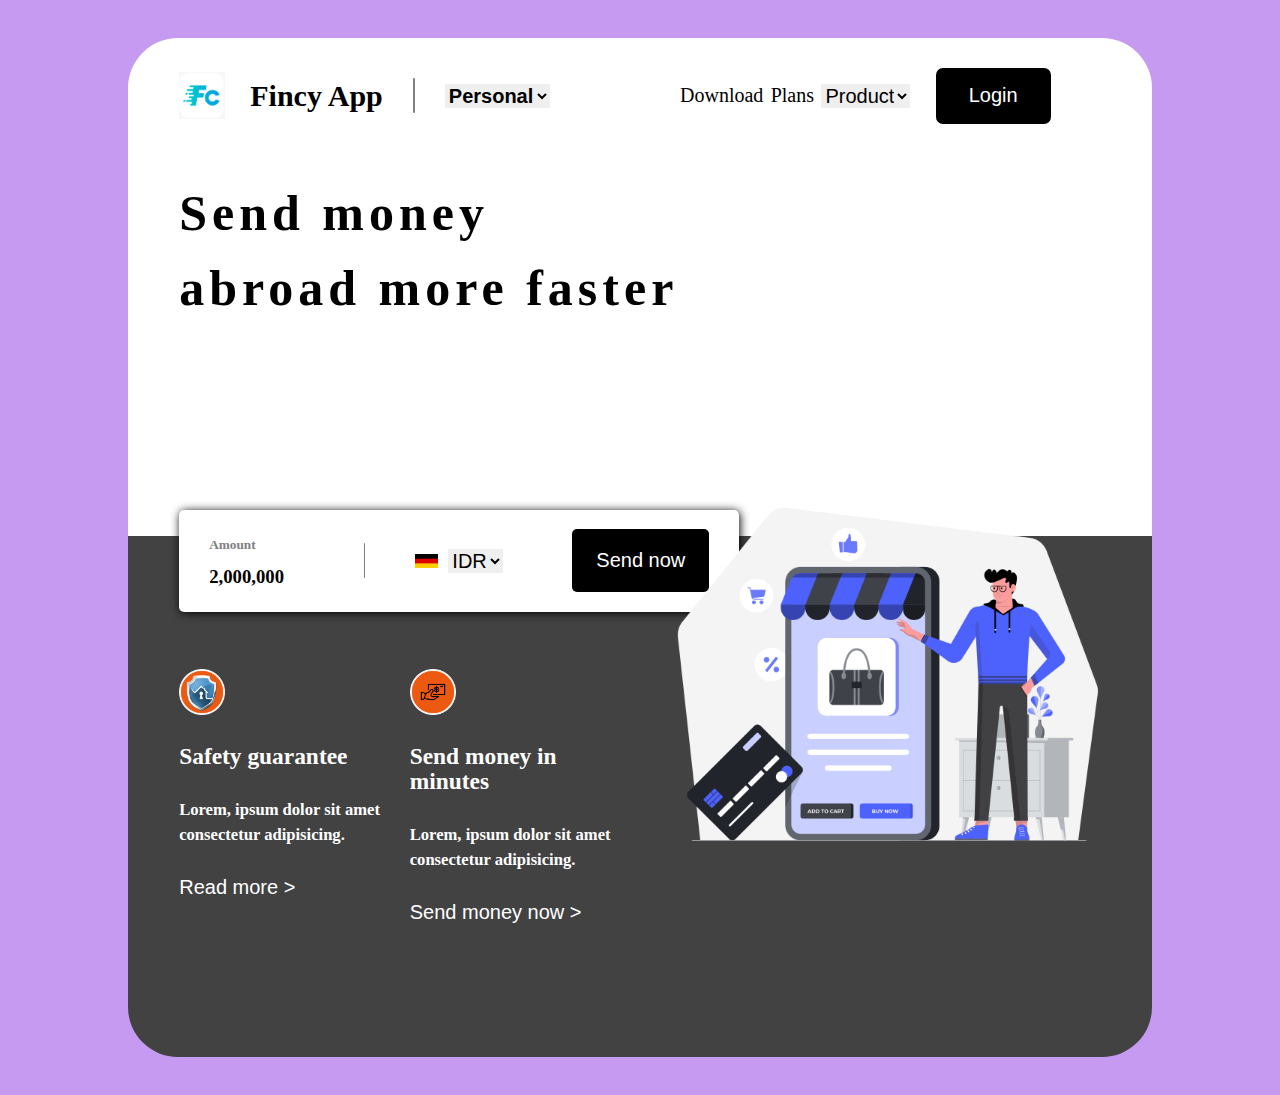
<file: index.html>
<!DOCTYPE html>
<html lang="en">
<head>
    <meta charset="UTF-8">
    <meta http-equiv="X-UA-Compatible" content="IE=edge">
    <meta name="viewport" content="width=device-width, initial-scale=1.0">
    <link rel="stylesheet" href="Css/Fincy App.css">
    <title>Fincy App</title>
</head>
<body>
    <div class="container">
        <header>
            
        <span>
            <img src="Images/fincy_logo.png" alt="" id="logo_head">
            <h3>Fincy App</h3>
            <div class="bar"></div>
            <select name="" id="head_list">
                <option value="0" class="list">Personal</option>
            </select>
        </span>

        <div class="menu">
            <ul>
                <li><a href="">Download</a></li>
                <li><a href="">Plans</a></li>
                <select name="" id="menu_list">
                    <option value="0">Product</option>
                </select>
            </ul>

            
            <button>Login</button>
        </div>

        </header>
        
        <div class="title">
            <h1>Send money <br> abroad more faster</h1>
            <div class="data">
                <div>
                    <h5>Amount <br>
                        <h3>2,000,000</h3>
                    </h5>
                </div>
                <div class="bar1"></div>
                <div class="selection">
                    <img src="Images/flag-400.png" alt="" id="flag">
                    <select name="" id="idr">
                        <option value="0">IDR</option>
                    </select>
                </div>
                <button>Send now</button>
            </div>
        </div>
    </div>

    
    <div class="foot">
        <div class="paragraph">
            <div class="firstP">
                <img src="Images/safe.png" alt="" id="logo_p">
                <h3>Safety guarantee</h3>
                <h5>Lorem, ipsum dolor sit amet <br>  consectetur adipisicing.</h5>
                <button>Read more ></button>
            </div>
            <div class="firstP">
                <img src="Images/money.png" alt="" id="logo_p">
                <h3>Send money in minutes</h3>
                <h5>Lorem, ipsum dolor sit amet <br>  consectetur adipisicing.</h5>
                <button>Send money now ></button>
            </div>
        </div>
        <div class="image">
            <div class="need">
                <img src="Images/Online shopping.png" alt="" id="img1">
            </div>
        </div>
    </div>
</body>
</html>
</file>
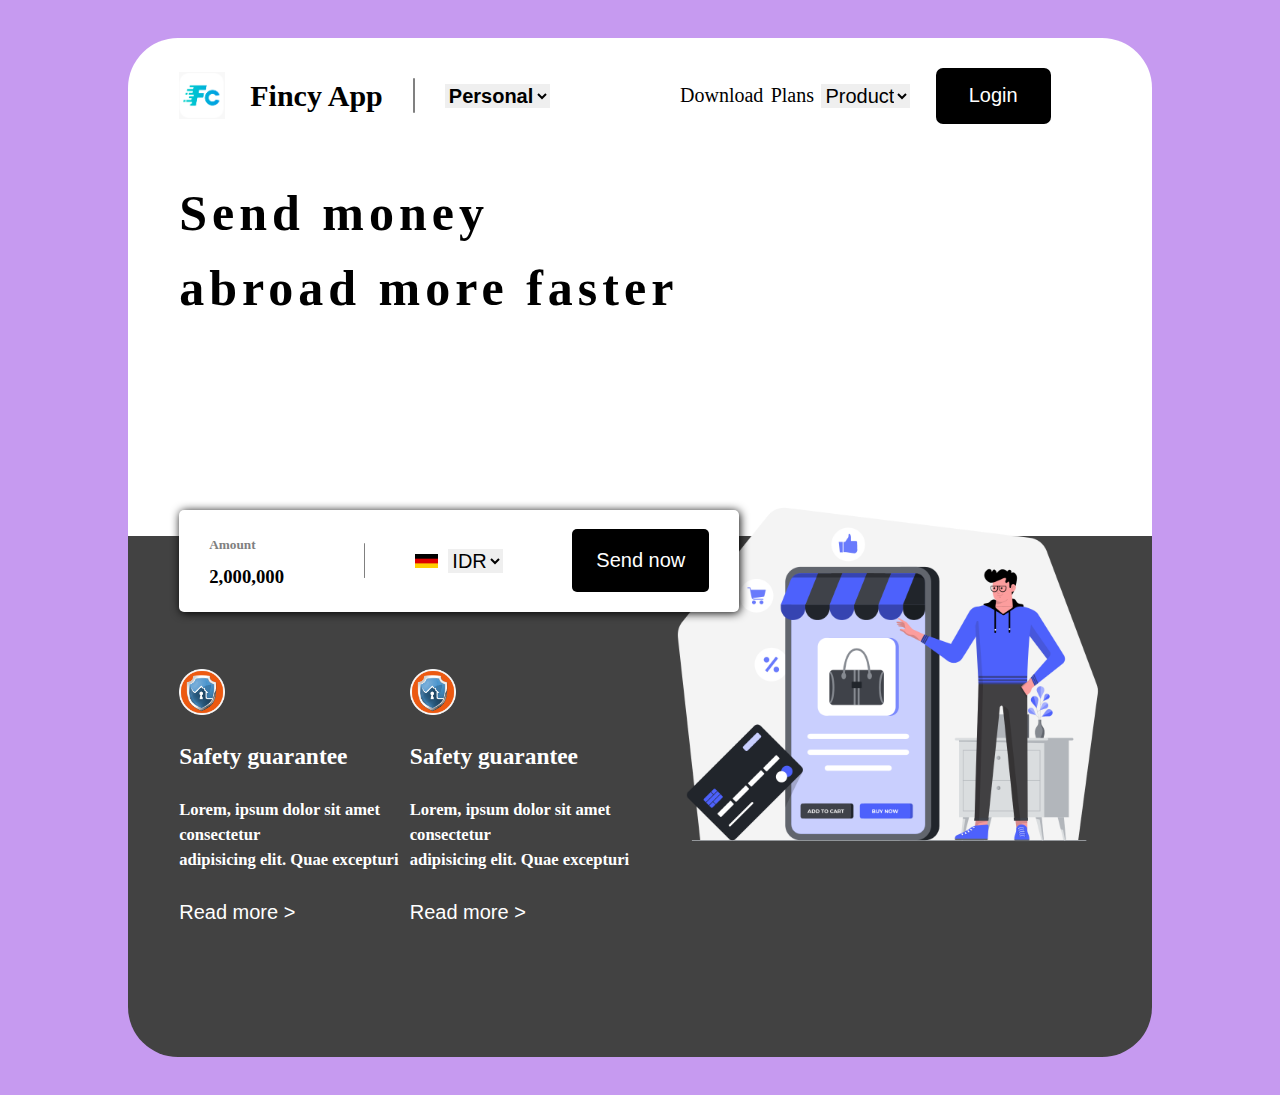
<file: Fincy App.html>
<!DOCTYPE html>
<html lang="en">
<head>
    <meta charset="UTF-8">
    <meta http-equiv="X-UA-Compatible" content="IE=edge">
    <meta name="viewport" content="width=device-width, initial-scale=1.0">
    <link rel="stylesheet" href="Css/Fincy App.css">
    <title>Fincy App</title>
</head>
<body>
    <div class="container">
        <header>
            
        <span>
            <img src="Images/fincy_logo.png" alt="" id="logo_head">
            <h3>Fincy App</h3>
            <div class="bar"></div>
            <select name="" id="head_list">
                <option value="0" class="list">Personal</option>
            </select>
        </span>

        <div class="menu">
            <ul>
                <li><a href="">Download</a></li>
                <li><a href="">Plans</a></li>
                <select name="" id="menu_list">
                    <option value="0">Product</option>
                </select>
            </ul>

            
            <button>Login</button>
        </div>

        </header>
        
        <div class="title">
            <h1>Send money <br> abroad more faster</h1>
            <div class="data">
                <div>
                    <h5>Amount <br>
                        <h3>2,000,000</h3>
                    </h5>
                </div>
                <div class="bar1"></div>
                <div class="selection">
                    <img src="Images/flag-400.png" alt="" id="flag">
                    <select name="" id="idr">
                        <option value="0">IDR</option>
                    </select>
                </div>
                <button>Send now</button>
            </div>
        </div>
    </div>

    
    <div class="foot">
        <div class="paragraph">
            <div class="firstP">
                <img src="Images/safe.png" alt="" id="logo_p">
                <h3>Safety guarantee</h3>
                <h5>Lorem, ipsum dolor sit amet consectetur <br> adipisicing elit. Quae excepturi</h5>
                <button>Read more ></button>
            </div>
            <div class="firstP">
                <img src="Images/safe.png" alt="" id="logo_p">
                <h3>Safety guarantee</h3>
                <h5>Lorem, ipsum dolor sit amet consectetur <br> adipisicing elit. Quae excepturi</h5>
                <button>Read more ></button>
            </div>
        </div>
        <div class="image">
            <img src="Images/Online shopping.png" alt="" id="img1">
        </div>
    </div>
</body>
</html>
</file>
<file: Css/Fincy App.css>
body {
    margin: 3% 10%;
    background-color: rgb(198, 154, 240);
    box-sizing: border-box;
}

.container {
    box-sizing: border-box;
    border: 30px;
    background-color: white;
    padding: 1% 5%;
    border-top-left-radius: 50px;
    border-top-right-radius: 50px;
}



header {
    display: flex;
    align-items: center;
}

header span {
    display: flex;
    align-items: center;
    width: 50%;
}

span #logo_head {
    width: 10%;
    margin-right: 25px;
}

span h3 {
    font-size: 30px;
}

.bar {
    width: 2px;
    height: 35px;
    background-color: gray;
    border-radius: 5px;
    margin: 0px 30px;
}

#head_list {
    font-size: 20px;
    border: none;
    color: black;
    font-weight: bold;
    outline: none;
    cursor: pointer;
}

.menu {
    display: flex;
    justify-content: space-between;
    width: 50%;
}

div ul {
    width: 50%;
    display: flex;
    justify-content: space-between;
    align-items: center;
}

div ul li {
    display: block;
    list-style: none;
}

div ul li a{
    text-decoration: none;
    color: black;
    font-size: 20px;
}

#menu_list {
    border: none;
    outline: none;
    font-size: 20px;
}

.menu button {
    width: 25%;
    background-color: black;
    font-size: 20px;
    color: white;
    border: black;
    border-radius: 7px;
    padding: 10px 0px;
    margin-right: 50px;
}

.title {
    background-color: white;
    height: 350px;
}

.title h1 {
    font-size: 50px;
    line-height: 75px;
    letter-spacing: 5px;
}

.data {
    background-color: white;
    border-radius: 5px;
    box-shadow: 1px 1px 10px;
    position: absolute;
    display: flex;
    max-width: 500px;
    align-items: center;
    padding: 5px 30px;
    top: 510px;
}

.data h5 {
    color: gray;
    margin-bottom: 0px;
}

.data h3 {
    margin-top: 13px;
}

.bar1 {
    width: 2px;
    height: 35px;
    background-color: gray;
    border-radius: 5px;
    margin-left: 80px;
    margin-right: 50px;
}

#flag {
    width: 15%;
}

.selection {
    display: flex;
    align-items: center;
}

#idr {
    margin-left: 10px;
    border: none;
    font-size: 20px;
}

.data button {
    background-color: black;
    color: white;
    width: 65%;
    padding: 20px;
    border: none;
    border-radius: 5px;
    font-size: 20px;
}

.foot {
    background-color: rgb(66, 66, 66);
    display: flex;
    align-items: center;
    width: 100%;
    max-width: 90.05%;
    height: 500px;
    padding: 1% 5%;
    border-bottom-left-radius: 50px;
    border-bottom-right-radius: 50px;
}

.paragraph {
    display: flex;
    width: 50%;
    justify-content: space-between;
}

#logo_p {
    width: 20%;
}

.firstP {
    color: white;
    font-size: 20px;
    line-height: 25px;
}

.firstP button {
    background: none;
    font-size: 20px;
    border: none;
    color: white;
    padding: 0px;
}

.image {
    width: 50%;
}

#img1 {
    margin-top: -250px;
    margin-left: -50px;
    width: 130%;
}

.need {
    position: relative;
}
</file>
